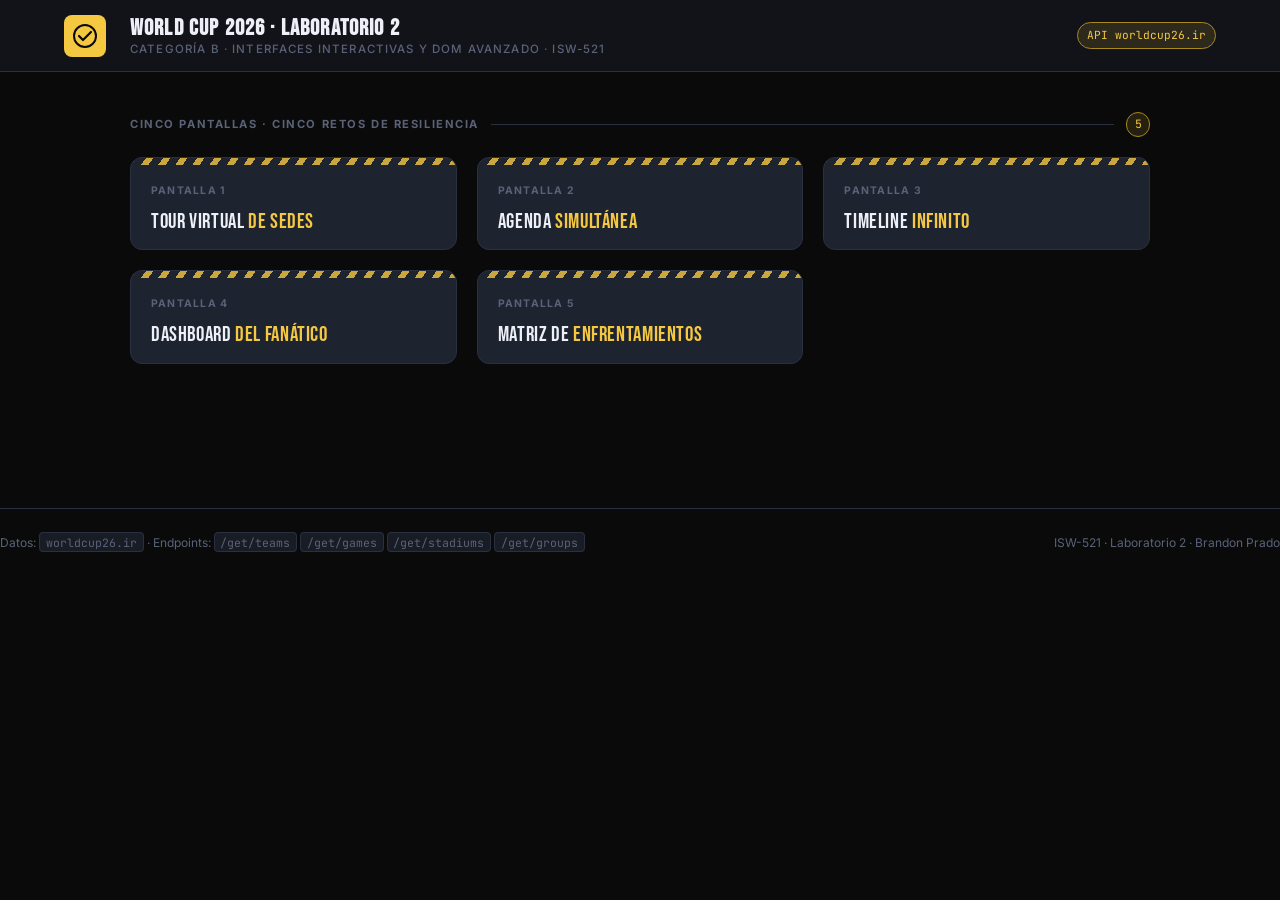
<file: index.html>
<!DOCTYPE html>
<html lang="es">
<head>
  <meta charset="UTF-8">
  <meta name="viewport" content="width=device-width, initial-scale=1.0">
  <title>Lab 2 · World Cup 2026 · ISW-521</title>

  <link rel="preconnect" href="https://fonts.googleapis.com">
  <link rel="preconnect" href="https://fonts.gstatic.com" crossorigin>
  <link href="https://fonts.googleapis.com/css2?family=Bebas+Neue&family=Inter:wght@300;400;500;600;700&family=JetBrains+Mono:wght@400;600&display=swap" rel="stylesheet">
  <link rel="stylesheet" href="worldcup26_styles.css">
</head>
<body>

<header>
  <div class="logo-mark" aria-hidden="true">
    <svg viewBox="0 0 26 26" fill="none" xmlns="http://www.w3.org/2000/svg">
      <circle cx="13" cy="13" r="11" stroke="#0A0A0A" stroke-width="2"/>
      <path d="M7 13l4 4 8-8" stroke="#0A0A0A" stroke-width="2.2"
            stroke-linecap="round" stroke-linejoin="round"/>
    </svg>
  </div>
  <div class="header-titles">
    <h1>World Cup 2026 · Laboratorio 2</h1>
    <p>Categoría B · Interfaces interactivas y DOM avanzado · ISW-521</p>
  </div>
  <span class="header-badge">API worldcup26.ir</span>
</header>

<main>
  <div class="section-eyebrow visible">
    <span class="eyebrow-label">Cinco pantallas · Cinco retos de resiliencia</span>
    <div class="eyebrow-line"></div>
    <span class="eyebrow-count">5</span>
  </div>

  <div class="cards-grid">

    <a class="match-card" href="worldcup26_tour_sedes.html" style="text-decoration:none">
      <div class="card-stripe"></div>
      <div class="card-header">
        <div class="card-matchup">
          <p class="card-round">Pantalla 1</p>
          <p class="card-teams">Tour Virtual <span class="team-highlight">de Sedes</span></p>
        </div>
      </div>
    </a>

    <a class="match-card" href="worldcup26_agenda.html" style="text-decoration:none">
      <div class="card-stripe"></div>
      <div class="card-header">
        <div class="card-matchup">
          <p class="card-round">Pantalla 2</p>
          <p class="card-teams">Agenda <span class="team-highlight">Simultánea</span></p>
        </div>
      </div>
    </a>

    <a class="match-card" href="worldcup26_timeline.html" style="text-decoration:none">
      <div class="card-stripe"></div>
      <div class="card-header">
        <div class="card-matchup">
          <p class="card-round">Pantalla 3</p>
          <p class="card-teams">Timeline <span class="team-highlight">Infinito</span></p>
        </div>
      </div>
    </a>

    <a class="match-card" href="worldcup26_dashboard.html" style="text-decoration:none">
      <div class="card-stripe"></div>
      <div class="card-header">
        <div class="card-matchup">
          <p class="card-round">Pantalla 4</p>
          <p class="card-teams">Dashboard <span class="team-highlight">del Fanático</span></p>
        </div>
      </div>
    </a>

    <a class="match-card" href="worldcup26_matriz.html" style="text-decoration:none">
      <div class="card-stripe"></div>
      <div class="card-header">
        <div class="card-matchup">
          <p class="card-round">Pantalla 5</p>
          <p class="card-teams">Matriz de <span class="team-highlight">Enfrentamientos</span></p>
        </div>
      </div>
    </a>

  </div>
</main>

<footer>
  <span>
    Datos: <code>worldcup26.ir</code> ·
    Endpoints: <code>/get/teams</code> <code>/get/games</code> <code>/get/stadiums</code> <code>/get/groups</code>
  </span>
  <span>ISW-521 · Laboratorio 2 · Brandon Prado</span>
</footer>

</body>
</html>
</file>
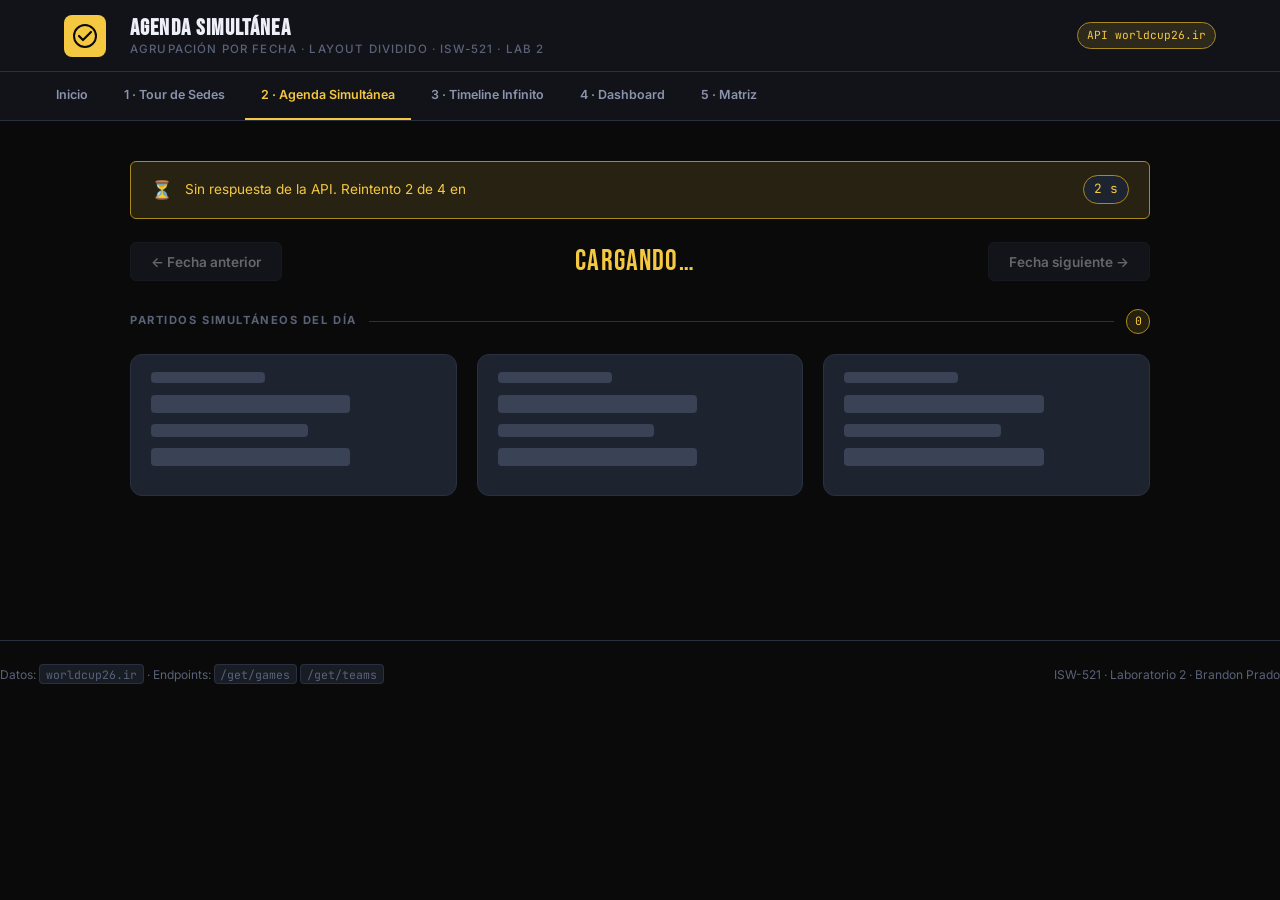
<file: worldcup26_agenda.html>
<!DOCTYPE html>
<html lang="es">
<head>
  <meta charset="UTF-8">
  <meta name="viewport" content="width=device-width, initial-scale=1.0">
  <title>Pantalla 2 · Agenda Simultánea</title>

  <link rel="preconnect" href="https://fonts.googleapis.com">
  <link rel="preconnect" href="https://fonts.gstatic.com" crossorigin>
  <link href="https://fonts.googleapis.com/css2?family=Bebas+Neue&family=Inter:wght@300;400;500;600;700&family=JetBrains+Mono:wght@400;600&display=swap" rel="stylesheet">
  <link rel="stylesheet" href="worldcup26_styles.css">
</head>
<body>

<header>
  <div class="logo-mark" aria-hidden="true">
    <svg viewBox="0 0 26 26" fill="none" xmlns="http://www.w3.org/2000/svg">
      <circle cx="13" cy="13" r="11" stroke="#0A0A0A" stroke-width="2"/>
      <path d="M7 13l4 4 8-8" stroke="#0A0A0A" stroke-width="2.2"
            stroke-linecap="round" stroke-linejoin="round"/>
    </svg>
  </div>
  <div class="header-titles">
    <h1>Agenda Simultánea</h1>
    <p>Agrupación por fecha · layout dividido · ISW-521 · Lab 2</p>
  </div>
  <span class="header-badge">API worldcup26.ir</span>
</header>

<nav class="nav-pantallas" aria-label="Pantallas del laboratorio">
  <a href="index.html">Inicio</a>
  <a href="worldcup26_tour_sedes.html">1 · Tour de Sedes</a>
  <a href="worldcup26_agenda.html" class="activa">2 · Agenda Simultánea</a>
  <a href="worldcup26_timeline.html">3 · Timeline Infinito</a>
  <a href="worldcup26_dashboard.html">4 · Dashboard</a>
  <a href="worldcup26_matriz.html">5 · Matriz</a>
</nav>

<main>

  <div class="banner-backoff" id="bannerBackoff" role="status" aria-live="polite">
    <span class="alert-icon">⏳</span>
    <span id="bannerBackoffTexto"></span>
    <span class="countdown-429" id="bannerBackoffCountdown"></span>
  </div>

  <div class="banner-cache" id="bannerCache" role="alert" aria-live="assertive">
    <span class="alert-icon">📦</span>
    <span id="bannerCacheTexto"></span>
  </div>

  <!-- Controles de navegación entre fechas con partidos simultáneos -->
  <div class="agenda-controles">
    <button class="btn" id="btnFechaAnterior" type="button" disabled>← Fecha anterior</button>
    <span class="agenda-fecha" id="fechaActual">Cargando…</span>
    <button class="btn" id="btnFechaSiguiente" type="button" disabled>Fecha siguiente →</button>
  </div>

  <div class="section-eyebrow visible">
    <span class="eyebrow-label">Partidos simultáneos del día</span>
    <div class="eyebrow-line"></div>
    <span class="eyebrow-count" id="contadorPartidos">0</span>
  </div>

  <!-- Layout dividido: una columna por partido simultáneo -->
  <div class="agenda-columnas" id="agendaColumnas" aria-live="polite"></div>

</main>

<footer>
  <span>
    Datos: <code>worldcup26.ir</code> ·
    Endpoints: <code>/get/games</code> <code>/get/teams</code>
  </span>
  <span>ISW-521 · Laboratorio 2 · Brandon Prado</span>
</footer>

<script src="worldcup26_api.js" defer></script>
<script src="worldcup26_agenda.js" defer></script>

</body>
</html>
</file>
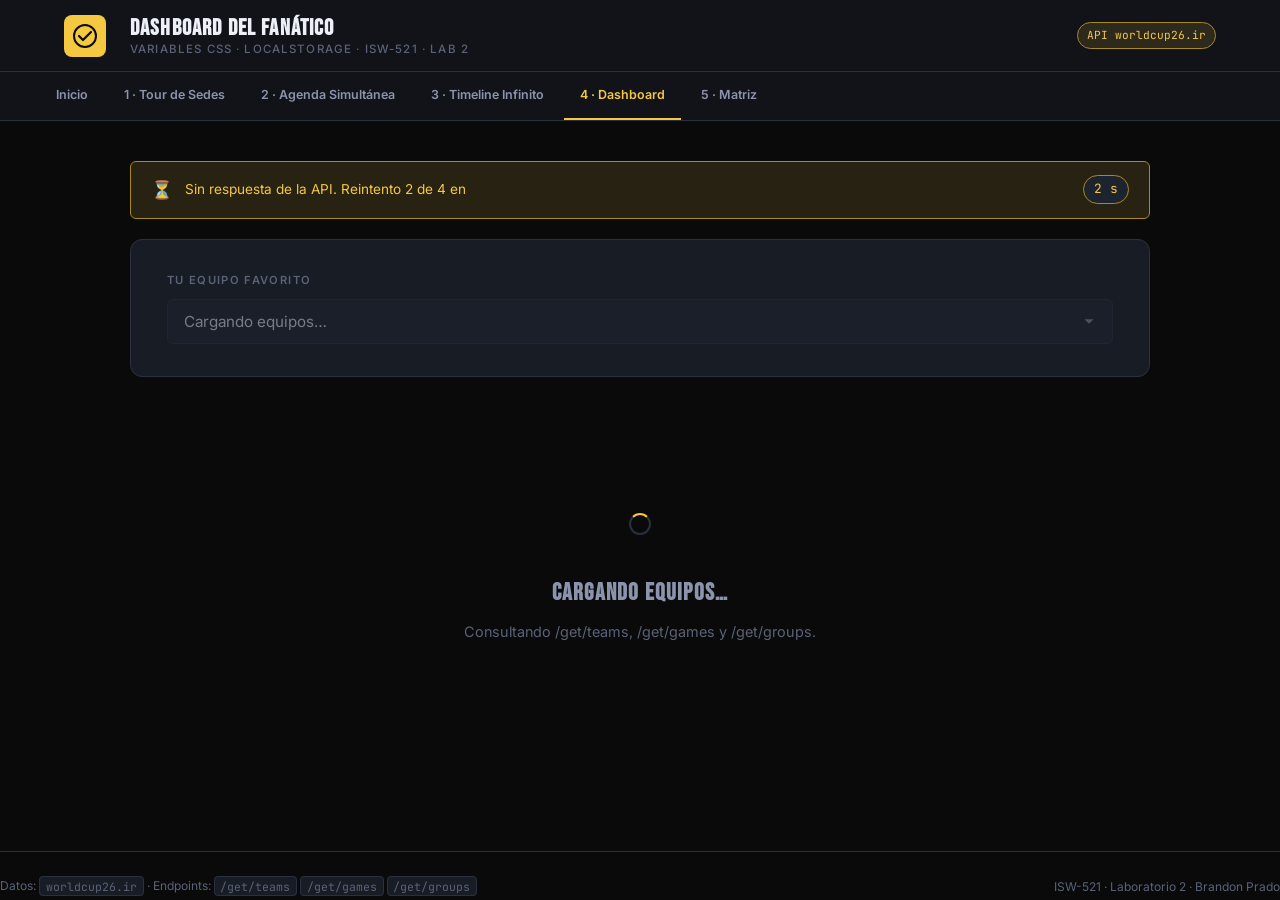
<file: worldcup26_dashboard.html>
<!DOCTYPE html>
<html lang="es">
<head>
  <meta charset="UTF-8">
  <meta name="viewport" content="width=device-width, initial-scale=1.0">
  <title>Pantalla 4 · Dashboard del Fanático</title>

  <link rel="preconnect" href="https://fonts.googleapis.com">
  <link rel="preconnect" href="https://fonts.gstatic.com" crossorigin>
  <link href="https://fonts.googleapis.com/css2?family=Bebas+Neue&family=Inter:wght@300;400;500;600;700&family=JetBrains+Mono:wght@400;600&display=swap" rel="stylesheet">
  <link rel="stylesheet" href="worldcup26_styles.css">
</head>
<body class="dashboard">

<header>
  <div class="logo-mark" aria-hidden="true">
    <svg viewBox="0 0 26 26" fill="none" xmlns="http://www.w3.org/2000/svg">
      <circle cx="13" cy="13" r="11" stroke="#0A0A0A" stroke-width="2"/>
      <path d="M7 13l4 4 8-8" stroke="#0A0A0A" stroke-width="2.2"
            stroke-linecap="round" stroke-linejoin="round"/>
    </svg>
  </div>
  <div class="header-titles">
    <h1>Dashboard del Fanático</h1>
    <p>Variables CSS · localStorage · ISW-521 · Lab 2</p>
  </div>
  <span class="header-badge">API worldcup26.ir</span>
</header>

<nav class="nav-pantallas" aria-label="Pantallas del laboratorio">
  <a href="index.html">Inicio</a>
  <a href="worldcup26_tour_sedes.html">1 · Tour de Sedes</a>
  <a href="worldcup26_agenda.html">2 · Agenda Simultánea</a>
  <a href="worldcup26_timeline.html">3 · Timeline Infinito</a>
  <a href="worldcup26_dashboard.html" class="activa">4 · Dashboard</a>
  <a href="worldcup26_matriz.html">5 · Matriz</a>
</nav>

<main>

  <!-- Banner de backoff/countdown (manipulado por worldcup26_api.js) -->
  <div class="banner-backoff" id="bannerBackoff" role="status" aria-live="polite">
    <span class="alert-icon">⏳</span>
    <span id="bannerBackoffTexto"></span>
    <span class="countdown-429" id="bannerBackoffCountdown"></span>
  </div>

  <!-- Banner de datos cacheados (modo offline) -->
  <div class="banner-cache" id="bannerCache" role="alert" aria-live="assertive">
    <span class="alert-icon">📦</span>
    <span id="bannerCacheTexto"></span>
  </div>

  <!-- Selector del equipo favorito: el valor se persiste en localStorage -->
  <div class="selector-panel">
    <div class="selector-group">
      <label for="favoritoSelect">Tu equipo favorito</label>
      <select id="favoritoSelect" disabled>
        <option value="">Cargando equipos…</option>
      </select>
    </div>
  </div>

  <!-- Estadísticas del favorito dentro de su grupo -->
  <div class="stats-bar" id="statsBar">
    <div class="stat-cell">
      <span class="stat-num" id="statPartidos">—</span>
      <span class="stat-label">Partidos</span>
    </div>
    <div class="stat-cell">
      <span class="stat-num" id="statPts">—</span>
      <span class="stat-label">Puntos</span>
    </div>
    <div class="stat-cell">
      <span class="stat-num" id="statGf">—</span>
      <span class="stat-label">Goles a favor</span>
    </div>
    <div class="stat-cell">
      <span class="stat-num" id="statGa">—</span>
      <span class="stat-label">Goles en contra</span>
    </div>
  </div>

  <!-- Tabla de posiciones del grupo del favorito -->
  <div class="panel-grupo" id="panelGrupo">
    <h2 id="tituloGrupo">Grupo</h2>
    <table class="tabla-grupo">
      <thead>
        <tr>
          <th scope="col">#</th>
          <th scope="col">Equipo</th>
          <th scope="col">Pts</th>
          <th scope="col">GF</th>
          <th scope="col">GC</th>
        </tr>
      </thead>
      <tbody id="cuerpoTablaGrupo"></tbody>
    </table>
  </div>

  <!-- Encabezado de la lista de partidos -->
  <div class="section-eyebrow" id="sectionEyebrow">
    <span class="eyebrow-label">Calendario del favorito</span>
    <div class="eyebrow-line"></div>
    <span class="eyebrow-count" id="eyebrowCount">0</span>
  </div>

  <!-- Tarjetas de partidos del equipo favorito -->
  <div class="cards-grid" id="cardsGrid" aria-live="polite"></div>

  <!-- Estado inicial: carga, o error sin caché -->
  <div class="state-msg" id="estadoInicial">
    <span class="state-icon"><span class="spinner"></span></span>
    <h2>Cargando equipos…</h2>
    <p>Consultando /get/teams, /get/games y /get/groups.</p>
  </div>

</main>

<footer>
  <span>
    Datos: <code>worldcup26.ir</code> ·
    Endpoints: <code>/get/teams</code> <code>/get/games</code> <code>/get/groups</code>
  </span>
  <span>ISW-521 · Laboratorio 2 · Brandon Prado</span>
</footer>

<script src="worldcup26_api.js" defer></script>
<script src="worldcup26_dashboard.js" defer></script>

</body>
</html>
</file>
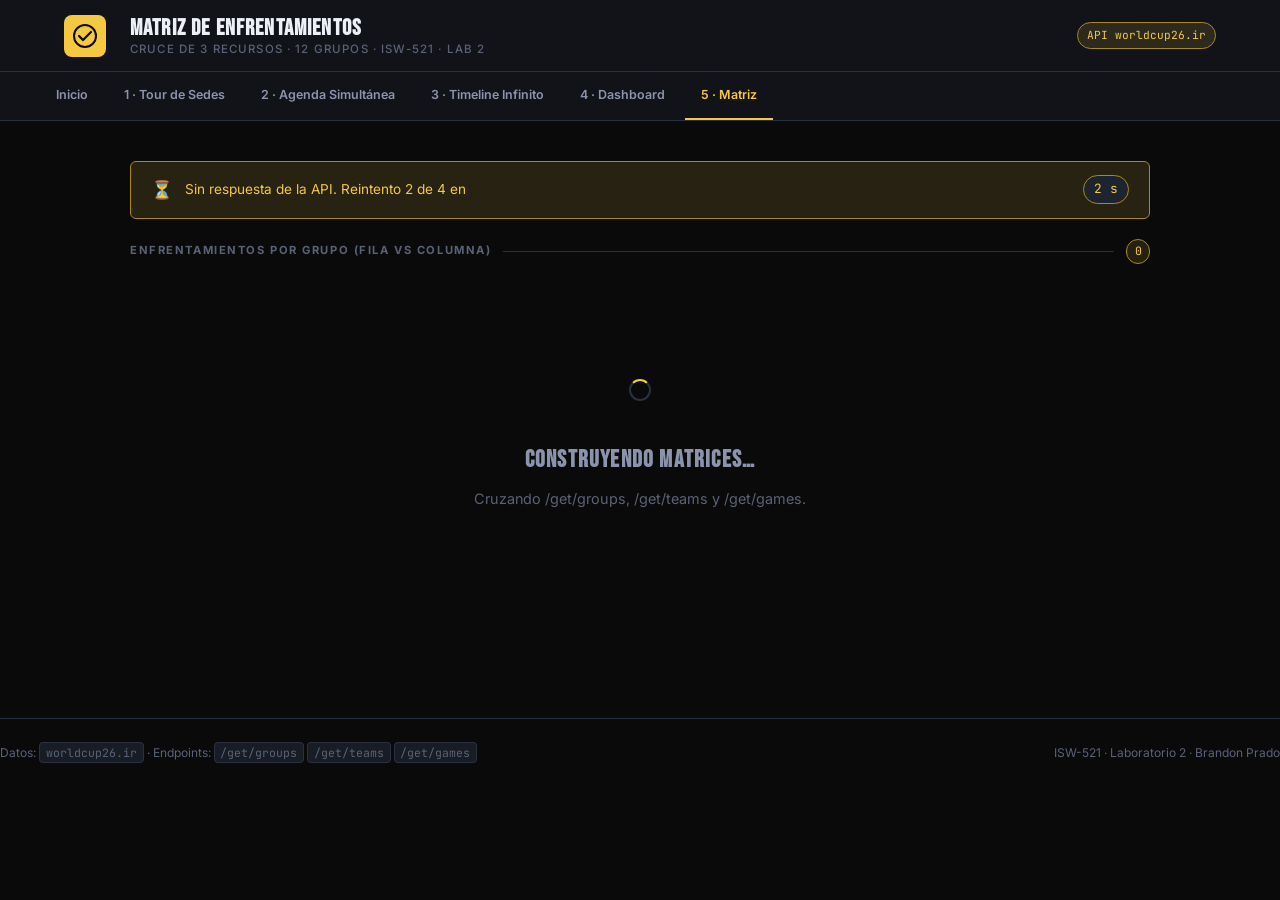
<file: worldcup26_matriz.html>
<!DOCTYPE html>
<html lang="es">
<head>
  <meta charset="UTF-8">
  <meta name="viewport" content="width=device-width, initial-scale=1.0">
  <title>Pantalla 5 · Matriz de Enfrentamientos</title>

  <link rel="preconnect" href="https://fonts.googleapis.com">
  <link rel="preconnect" href="https://fonts.gstatic.com" crossorigin>
  <link href="https://fonts.googleapis.com/css2?family=Bebas+Neue&family=Inter:wght@300;400;500;600;700&family=JetBrains+Mono:wght@400;600&display=swap" rel="stylesheet">
  <link rel="stylesheet" href="worldcup26_styles.css">
</head>
<body>

<header>
  <div class="logo-mark" aria-hidden="true">
    <svg viewBox="0 0 26 26" fill="none" xmlns="http://www.w3.org/2000/svg">
      <circle cx="13" cy="13" r="11" stroke="#0A0A0A" stroke-width="2"/>
      <path d="M7 13l4 4 8-8" stroke="#0A0A0A" stroke-width="2.2"
            stroke-linecap="round" stroke-linejoin="round"/>
    </svg>
  </div>
  <div class="header-titles">
    <h1>Matriz de Enfrentamientos</h1>
    <p>Cruce de 3 recursos · 12 grupos · ISW-521 · Lab 2</p>
  </div>
  <span class="header-badge">API worldcup26.ir</span>
</header>

<nav class="nav-pantallas" aria-label="Pantallas del laboratorio">
  <a href="index.html">Inicio</a>
  <a href="worldcup26_tour_sedes.html">1 · Tour de Sedes</a>
  <a href="worldcup26_agenda.html">2 · Agenda Simultánea</a>
  <a href="worldcup26_timeline.html">3 · Timeline Infinito</a>
  <a href="worldcup26_dashboard.html">4 · Dashboard</a>
  <a href="worldcup26_matriz.html" class="activa">5 · Matriz</a>
</nav>

<main>

  <div class="banner-backoff" id="bannerBackoff" role="status" aria-live="polite">
    <span class="alert-icon">⏳</span>
    <span id="bannerBackoffTexto"></span>
    <span class="countdown-429" id="bannerBackoffCountdown"></span>
  </div>

  <div class="banner-cache" id="bannerCache" role="alert" aria-live="assertive">
    <span class="alert-icon">📦</span>
    <span id="bannerCacheTexto"></span>
  </div>

  <!-- Aviso local cuando /get/games falla: la matriz sigue visible -->
  <div class="alert-banner" id="alertaPartidos" role="alert" aria-live="assertive">
    <span class="alert-icon">⚡</span>
    <div>
      <strong>Resultados no disponibles</strong><br>
      La petición a /get/games falló: las matrices se muestran completas
      con todas las celdas en "Pendiente".
      <br><br>
      <button class="btn" id="btnReintentarPartidos" type="button">
        Reintentar resultados
      </button>
    </div>
  </div>

  <div class="section-eyebrow visible">
    <span class="eyebrow-label">Enfrentamientos por grupo (fila vs columna)</span>
    <div class="eyebrow-line"></div>
    <span class="eyebrow-count" id="contadorGrupos">0</span>
  </div>

  <!-- 12 matrices 4×4, una por grupo -->
  <div class="grupos-matrices" id="gruposMatrices" aria-live="polite"></div>

  <!-- Estado global -->
  <div class="state-msg" id="estadoGlobal">
    <span class="state-icon"><span class="spinner"></span></span>
    <h2>Construyendo matrices…</h2>
    <p>Cruzando /get/groups, /get/teams y /get/games.</p>
  </div>

</main>

<footer>
  <span>
    Datos: <code>worldcup26.ir</code> ·
    Endpoints: <code>/get/groups</code> <code>/get/teams</code> <code>/get/games</code>
  </span>
  <span>ISW-521 · Laboratorio 2 · Brandon Prado</span>
</footer>

<script src="worldcup26_api.js" defer></script>
<script src="worldcup26_matriz.js" defer></script>

</body>
</html>
</file>
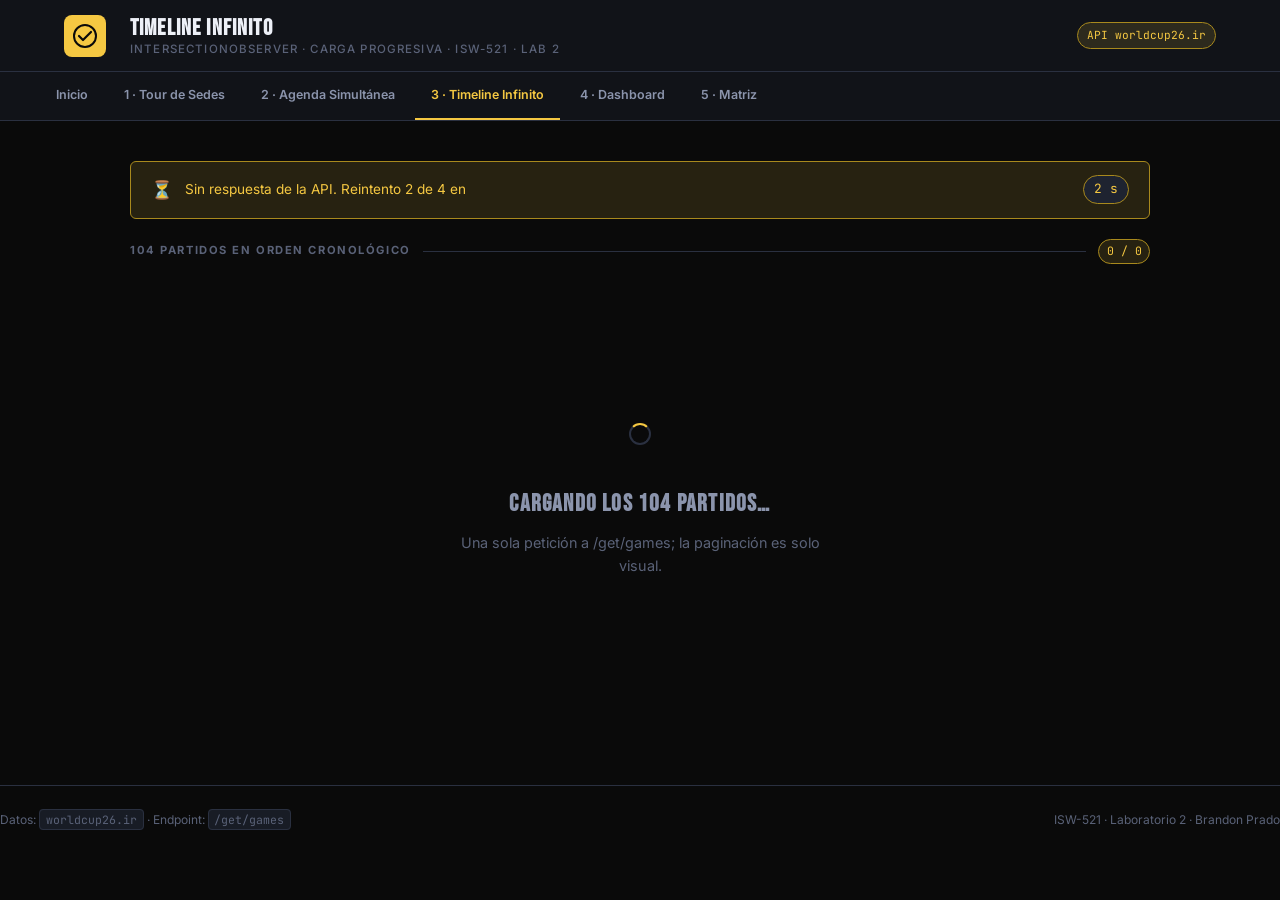
<file: worldcup26_timeline.html>
<!DOCTYPE html>
<html lang="es">
<head>
  <meta charset="UTF-8">
  <meta name="viewport" content="width=device-width, initial-scale=1.0">
  <title>Pantalla 3 · Timeline Infinito</title>

  <link rel="preconnect" href="https://fonts.googleapis.com">
  <link rel="preconnect" href="https://fonts.gstatic.com" crossorigin>
  <link href="https://fonts.googleapis.com/css2?family=Bebas+Neue&family=Inter:wght@300;400;500;600;700&family=JetBrains+Mono:wght@400;600&display=swap" rel="stylesheet">
  <link rel="stylesheet" href="worldcup26_styles.css">
</head>
<body>

<header>
  <div class="logo-mark" aria-hidden="true">
    <svg viewBox="0 0 26 26" fill="none" xmlns="http://www.w3.org/2000/svg">
      <circle cx="13" cy="13" r="11" stroke="#0A0A0A" stroke-width="2"/>
      <path d="M7 13l4 4 8-8" stroke="#0A0A0A" stroke-width="2.2"
            stroke-linecap="round" stroke-linejoin="round"/>
    </svg>
  </div>
  <div class="header-titles">
    <h1>Timeline Infinito</h1>
    <p>IntersectionObserver · carga progresiva · ISW-521 · Lab 2</p>
  </div>
  <span class="header-badge">API worldcup26.ir</span>
</header>

<nav class="nav-pantallas" aria-label="Pantallas del laboratorio">
  <a href="index.html">Inicio</a>
  <a href="worldcup26_tour_sedes.html">1 · Tour de Sedes</a>
  <a href="worldcup26_agenda.html">2 · Agenda Simultánea</a>
  <a href="worldcup26_timeline.html" class="activa">3 · Timeline Infinito</a>
  <a href="worldcup26_dashboard.html">4 · Dashboard</a>
  <a href="worldcup26_matriz.html">5 · Matriz</a>
</nav>

<main>

  <div class="banner-backoff" id="bannerBackoff" role="status" aria-live="polite">
    <span class="alert-icon">⏳</span>
    <span id="bannerBackoffTexto"></span>
    <span class="countdown-429" id="bannerBackoffCountdown"></span>
  </div>

  <div class="banner-cache" id="bannerCache" role="alert" aria-live="assertive">
    <span class="alert-icon">📦</span>
    <span id="bannerCacheTexto"></span>
  </div>

  <div class="section-eyebrow visible">
    <span class="eyebrow-label">104 partidos en orden cronológico</span>
    <div class="eyebrow-line"></div>
    <span class="eyebrow-count" id="contadorInsertados">0 / 0</span>
  </div>

  <!-- Lista del timeline: los bloques de 10 se insertan aquí -->
  <div class="timeline-lista" id="timelineLista" aria-live="polite"></div>

  <!-- Elemento centinela observado por IntersectionObserver -->
  <div id="centinela" aria-hidden="true"></div>

  <!-- Indicador de progreso / fin de lista -->
  <p class="timeline-progreso" id="timelineProgreso"></p>

  <!-- Estado de error con reintento manual (reto de resiliencia) -->
  <div class="state-msg" id="estadoError" style="display:none">
    <span class="state-icon">📡</span>
    <h2>No se pudieron cargar los partidos</h2>
    <p>/get/games agotó los reintentos y no hay copia en caché.</p>
    <br>
    <button class="btn btn-oro" id="btnReintentar" type="button">
      Reintentar carga
    </button>
  </div>

  <!-- Estado de carga inicial -->
  <div class="state-msg" id="estadoCarga">
    <span class="state-icon"><span class="spinner"></span></span>
    <h2>Cargando los 104 partidos…</h2>
    <p>Una sola petición a /get/games; la paginación es solo visual.</p>
  </div>

</main>

<footer>
  <span>
    Datos: <code>worldcup26.ir</code> ·
    Endpoint: <code>/get/games</code>
  </span>
  <span>ISW-521 · Laboratorio 2 · Brandon Prado</span>
</footer>

<script src="worldcup26_api.js" defer></script>
<script src="worldcup26_timeline.js" defer></script>

</body>
</html>
</file>
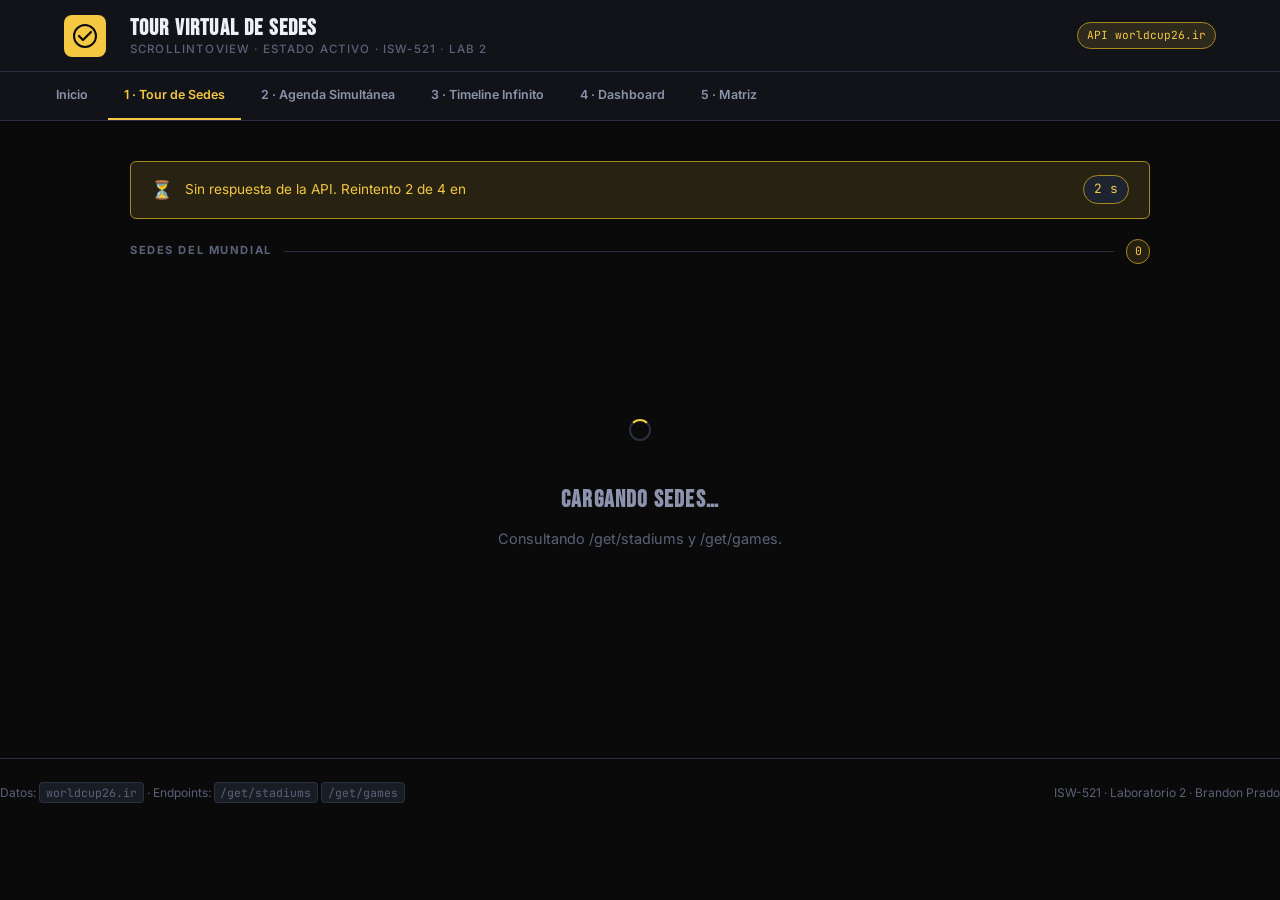
<file: worldcup26_tour_sedes.html>
<!DOCTYPE html>
<html lang="es">
<head>
  <meta charset="UTF-8">
  <meta name="viewport" content="width=device-width, initial-scale=1.0">
  <title>Pantalla 1 · Tour Virtual de Sedes</title>

  <link rel="preconnect" href="https://fonts.googleapis.com">
  <link rel="preconnect" href="https://fonts.gstatic.com" crossorigin>
  <link href="https://fonts.googleapis.com/css2?family=Bebas+Neue&family=Inter:wght@300;400;500;600;700&family=JetBrains+Mono:wght@400;600&display=swap" rel="stylesheet">
  <link rel="stylesheet" href="worldcup26_styles.css">
</head>
<body>

<header>
  <div class="logo-mark" aria-hidden="true">
    <svg viewBox="0 0 26 26" fill="none" xmlns="http://www.w3.org/2000/svg">
      <circle cx="13" cy="13" r="11" stroke="#0A0A0A" stroke-width="2"/>
      <path d="M7 13l4 4 8-8" stroke="#0A0A0A" stroke-width="2.2"
            stroke-linecap="round" stroke-linejoin="round"/>
    </svg>
  </div>
  <div class="header-titles">
    <h1>Tour Virtual de Sedes</h1>
    <p>scrollIntoView · estado activo · ISW-521 · Lab 2</p>
  </div>
  <span class="header-badge">API worldcup26.ir</span>
</header>

<nav class="nav-pantallas" aria-label="Pantallas del laboratorio">
  <a href="index.html">Inicio</a>
  <a href="worldcup26_tour_sedes.html" class="activa">1 · Tour de Sedes</a>
  <a href="worldcup26_agenda.html">2 · Agenda Simultánea</a>
  <a href="worldcup26_timeline.html">3 · Timeline Infinito</a>
  <a href="worldcup26_dashboard.html">4 · Dashboard</a>
  <a href="worldcup26_matriz.html">5 · Matriz</a>
</nav>

<main>

  <!-- Banner de backoff/countdown (manipulado por worldcup26_api.js) -->
  <div class="banner-backoff" id="bannerBackoff" role="status" aria-live="polite">
    <span class="alert-icon">⏳</span>
    <span id="bannerBackoffTexto"></span>
    <span class="countdown-429" id="bannerBackoffCountdown"></span>
  </div>

  <!-- Banner de datos cacheados (modo offline) -->
  <div class="banner-cache" id="bannerCache" role="alert" aria-live="assertive">
    <span class="alert-icon">📦</span>
    <span id="bannerCacheTexto"></span>
  </div>

  <!-- Grid de botones de sede — poblado desde /get/stadiums -->
  <div class="section-eyebrow visible">
    <span class="eyebrow-label">Sedes del Mundial</span>
    <div class="eyebrow-line"></div>
    <span class="eyebrow-count" id="contadorSedes">0</span>
  </div>
  <div class="sedes-grid" id="sedesGrid" aria-label="Botones de sedes"></div>

  <!-- Secciones destino del scroll — una por sede, con sus partidos -->
  <div id="seccionesSedes" aria-live="polite"></div>

  <!-- Estado global (carga inicial / error sin caché) -->
  <div class="state-msg" id="estadoGlobal">
    <span class="state-icon"><span class="spinner"></span></span>
    <h2>Cargando sedes…</h2>
    <p>Consultando /get/stadiums y /get/games.</p>
  </div>

</main>

<footer>
  <span>
    Datos: <code>worldcup26.ir</code> ·
    Endpoints: <code>/get/stadiums</code> <code>/get/games</code>
  </span>
  <span>ISW-521 · Laboratorio 2 · Brandon Prado</span>
</footer>

<script src="worldcup26_api.js" defer></script>
<script src="worldcup26_tour_sedes.js" defer></script>

</body>
</html>
</file>
<file: worldcup26_styles.css>
:root {
  --black:      #0A0A0A;
  --deep:       #111318;
  --surface:    #181C25;
  --card:       #1E2330;
  --border:     #2A3040;
  --muted:      #3A4255;

  --gold:       #F5C842;
  --gold-dim:   #A8891D;
  --gold-glow:  rgba(245,200,66,.12);

  --green:      #2ECC71;
  --green-dim:  rgba(46,204,113,.15);

  --red:        #E74C3C;
  --red-dim:    rgba(231,76,60,.15);

  --text:       #EDF0F7;
  --text-2:     #8B94AC;
  --text-3:     #5A6278;

  --radius:     12px;
  --radius-sm:  6px;

  --font-display: 'Bebas Neue', sans-serif;
  --font-body:    'Inter', sans-serif;
  --font-mono:    'JetBrains Mono', monospace;

  --transition: 200ms cubic-bezier(.4,0,.2,1);
}

/* ═══ RESET ══════════════════════════════════════════════ */
*, *::before, *::after { box-sizing: border-box; margin: 0; padding: 0; }
html { scroll-behavior: smooth; }
body {
  background: var(--black);
  color: var(--text);
  font-family: var(--font-body);
  font-size: 15px;
  line-height: 1.6;
  min-height: 100vh;
}

/* ═══ HEADER ════════════════════════════════════════════ */
header {
  background: var(--deep);
  border-bottom: 1px solid var(--border);
  padding: 0 clamp(1.5rem, 5vw, 4rem);
  display: flex;
  align-items: center;
  gap: 1.5rem;
  height: 72px;
  position: sticky;
  top: 0;
  z-index: 100;
}
.logo-mark {
  width: 42px; height: 42px;
  background: var(--gold);
  border-radius: 8px;
  display: grid; place-items: center;
  flex-shrink: 0;
}
.logo-mark svg { width: 26px; height: 26px; }
.header-titles { line-height: 1.2; }
.header-titles h1 {
  font-family: var(--font-display);
  font-size: 1.45rem;
  letter-spacing: .05em;
  color: var(--text);
}
.header-titles p {
  font-size: .72rem;
  color: var(--text-3);
  text-transform: uppercase;
  letter-spacing: .1em;
  font-weight: 500;
}
.header-badge {
  margin-left: auto;
  font-size: .7rem;
  font-family: var(--font-mono);
  background: var(--gold-glow);
  border: 1px solid var(--gold-dim);
  color: var(--gold);
  padding: .3em .8em;
  border-radius: 999px;
}

/* ═══ LAYOUT ════════════════════════════════════════════ */
main {
  max-width: 1100px;
  margin: 0 auto;
  padding: 2.5rem clamp(1rem, 4vw, 2.5rem) 5rem;
}

/* ═══ SELECTOR SECTION ══════════════════════════════════ */
.selector-panel {
  background: var(--surface);
  border: 1px solid var(--border);
  border-radius: var(--radius);
  padding: 2rem 2.25rem;
  margin-bottom: 2.5rem;
  display: flex;
  gap: 2rem;
  align-items: flex-end;
  flex-wrap: wrap;
}
.selector-group { flex: 1; min-width: 260px; }
.selector-group label {
  display: block;
  font-size: .7rem;
  font-weight: 600;
  text-transform: uppercase;
  letter-spacing: .12em;
  color: var(--text-3);
  margin-bottom: .6rem;
}
.selector-group select {
  width: 100%;
  background: var(--card);
  border: 1.5px solid var(--border);
  color: var(--text);
  font-family: var(--font-body);
  font-size: .95rem;
  padding: .75rem 1rem;
  border-radius: var(--radius-sm);
  cursor: pointer;
  appearance: none;
  background-image: url("data:image/svg+xml,%3Csvg xmlns='http://www.w3.org/2000/svg' viewBox='0 0 20 20'%3E%3Cpath fill='%238B94AC' d='M5 7l5 5 5-5'/%3E%3C/svg%3E");
  background-repeat: no-repeat;
  background-position: right .85rem center;
  background-size: 18px;
  transition: border-color var(--transition);
}
.selector-group select:focus { outline: none; border-color: var(--gold); }
.selector-group select:disabled { opacity: .45; cursor: not-allowed; }
.selector-group select option { background: var(--card); }

/* ═══ STATS BAR ════════════════════════════════════════= */
.stats-bar {
  display: none;
  gap: 1px;
  background: var(--border);
  border: 1px solid var(--border);
  border-radius: var(--radius);
  overflow: hidden;
  margin-bottom: 2rem;
}
.stats-bar.visible { display: flex; }
.stat-cell {
  flex: 1;
  background: var(--surface);
  padding: 1.15rem 1.5rem;
  text-align: center;
  min-width: 0;
}
.stat-cell .stat-num {
  display: block;
  font-family: var(--font-display);
  font-size: 2.1rem;
  color: var(--gold);
  letter-spacing: .04em;
  line-height: 1;
}
.stat-cell .stat-label {
  font-size: .68rem;
  text-transform: uppercase;
  letter-spacing: .1em;
  color: var(--text-3);
  font-weight: 600;
  margin-top: .3rem;
}

/* ═══ SECTION EYEBROW ═══════════════════════════════════ */
.section-eyebrow {
  display: none;
  align-items: center;
  gap: .75rem;
  margin-bottom: 1.25rem;
}
.section-eyebrow.visible { display: flex; }
.eyebrow-label {
  font-size: .7rem;
  font-weight: 700;
  text-transform: uppercase;
  letter-spacing: .14em;
  color: var(--text-3);
}
.eyebrow-line { flex: 1; height: 1px; background: var(--border); }
.eyebrow-count {
  font-family: var(--font-mono);
  font-size: .72rem;
  color: var(--gold);
  background: var(--gold-glow);
  border: 1px solid var(--gold-dim);
  padding: .2em .65em;
  border-radius: 999px;
}

/* ═══ CARDS GRID ════════════════════════════════════════ */
.cards-grid {
  display: grid;
  grid-template-columns: repeat(auto-fill, minmax(320px, 1fr));
  gap: 1.25rem;
}

/* ═══ MATCH CARD ════════════════════════════════════════ */
.match-card {
  background: var(--card);
  border: 1px solid var(--border);
  border-radius: var(--radius);
  overflow: hidden;
  transition: transform var(--transition), box-shadow var(--transition), border-color var(--transition);
  animation: card-in .35s ease both;
}
.match-card:hover {
  transform: translateY(-3px);
  box-shadow: 0 12px 36px rgba(0,0,0,.5);
  border-color: var(--muted);
}
@keyframes card-in {
  from { opacity: 0; transform: translateY(12px); }
  to   { opacity: 1; transform: translateY(0); }
}

/* Diagonal stripe — the signature element */
.card-stripe {
  height: 7px;
  background: repeating-linear-gradient(
    -55deg,
    var(--gold) 0px,
    var(--gold) 6px,
    transparent 6px,
    transparent 14px
  );
  opacity: .8;
}
.match-card.home .card-stripe {
  background: repeating-linear-gradient(
    -55deg,
    var(--green) 0px,
    var(--green) 6px,
    transparent 6px,
    transparent 14px
  );
}

.card-header {
  padding: 1.1rem 1.25rem .7rem;
  display: flex;
  justify-content: space-between;
  align-items: flex-start;
  gap: .75rem;
}
.card-matchup { flex: 1; min-width: 0; }
.card-round {
  font-size: .65rem;
  font-weight: 700;
  text-transform: uppercase;
  letter-spacing: .12em;
  color: var(--text-3);
  margin-bottom: .35rem;
}
.card-teams {
  font-family: var(--font-display);
  font-size: 1.3rem;
  letter-spacing: .03em;
  color: var(--text);
  white-space: nowrap;
  overflow: hidden;
  text-overflow: ellipsis;
}
.team-highlight { color: var(--gold); }
.card-role-badge {
  flex-shrink: 0;
  font-size: .62rem;
  font-weight: 700;
  text-transform: uppercase;
  letter-spacing: .1em;
  padding: .3em .7em;
  border-radius: 999px;
}
.role-home {
  background: var(--green-dim);
  color: var(--green);
  border: 1px solid rgba(46,204,113,.3);
}
.role-away {
  background: var(--gold-glow);
  color: var(--gold);
  border: 1px solid rgba(245,200,66,.3);
}

.card-body { padding: 0 1.25rem 1.1rem; }

.card-row {
  display: flex;
  align-items: flex-start;
  gap: .65rem;
  padding: .55rem 0;
  border-bottom: 1px solid var(--border);
}
.card-row:last-child { border-bottom: none; }
.card-icon {
  width: 28px; height: 28px; flex-shrink: 0;
  background: var(--surface);
  border: 1px solid var(--border);
  border-radius: 6px;
  display: grid; place-items: center;
  font-size: 13px;
  margin-top: .05rem;
}
.card-row-content { flex: 1; min-width: 0; }
.card-row-label {
  font-size: .65rem;
  font-weight: 600;
  text-transform: uppercase;
  letter-spacing: .1em;
  color: var(--text-3);
  line-height: 1;
  margin-bottom: .2rem;
}
.card-row-value {
  font-size: .88rem;
  color: var(--text);
  font-weight: 500;
}
.card-row-sub {
  font-size: .78rem;
  color: var(--text-2);
  margin-top: .1rem;
}

/* ═══ STADIUM ERROR STATE ═══════════════════════════════ */
.stadium-error .card-row-value {
  color: var(--red);
}
.stadium-error .card-icon {
  border-color: var(--red);
  background: var(--red-dim);
}
.stadium-retrying {
  font-size: .68rem;
  color: var(--text-3);
  font-family: var(--font-mono);
  margin-top: .2rem;
  animation: pulse 1.4s ease infinite;
}
@keyframes pulse { 0%,100%{opacity:1} 50%{opacity:.4} }

/* ═══ SKELETON CARDS ════════════════════════════════════ */
.skeleton-card {
  background: var(--card);
  border: 1px solid var(--border);
  border-radius: var(--radius);
  overflow: hidden;
  animation: card-in .3s ease both;
}
.skeleton-stripe {
  height: 7px;
  background: var(--border);
  animation: shimmer 1.6s ease infinite;
}
.skeleton-body { padding: 1.1rem 1.25rem; }
.skel {
  background: var(--muted);
  border-radius: 4px;
  margin-bottom: .7rem;
  animation: shimmer 1.6s ease infinite;
}
.skel-lg  { height: 18px; width: 70%; }
.skel-md  { height: 13px; width: 55%; }
.skel-sm  { height: 11px; width: 40%; }
@keyframes shimmer {
  0%   { opacity: .5; }
  50%  { opacity: .2; }
  100% { opacity: .5; }
}

/* ═══ STATE MESSAGES ════════════════════════════════════ */
.state-msg {
  text-align: center;
  padding: 4rem 2rem;
  color: var(--text-3);
}
.state-msg .state-icon {
  font-size: 3rem;
  margin-bottom: 1rem;
  display: block;
}
.state-msg h2 {
  font-family: var(--font-display);
  font-size: 1.5rem;
  letter-spacing: .05em;
  color: var(--text-2);
  margin-bottom: .5rem;
}
.state-msg p {
  font-size: .9rem;
  max-width: 380px;
  margin: 0 auto;
  line-height: 1.6;
}

/* ═══ GLOBAL SPINNER ════════════════════════════════════ */
.spinner {
  width: 22px; height: 22px;
  border: 2.5px solid var(--border);
  border-top-color: var(--gold);
  border-radius: 50%;
  animation: spin .7s linear infinite;
  display: inline-block;
  vertical-align: middle;
}
@keyframes spin { to { transform: rotate(360deg); } }

/* ═══ ALERT BANNER ══════════════════════════════════════ */
.alert-banner {
  display: none;
  align-items: flex-start;
  gap: .75rem;
  background: var(--red-dim);
  border: 1px solid var(--red);
  border-radius: var(--radius-sm);
  padding: 1rem 1.25rem;
  margin-bottom: 1.5rem;
  font-size: .88rem;
  color: #F5A9A3;
}
.alert-banner.visible { display: flex; }
.alert-banner strong { color: var(--red); }
.alert-icon { flex-shrink: 0; font-size: 1.1rem; margin-top: .05rem; }

/* ═══ CITIES CHIP LIST ══════════════════════════════════ */
.cities-section { display: none; margin-bottom: 2.5rem; }
.cities-section.visible { display: block; }
.cities-title {
  font-size: .7rem;
  font-weight: 700;
  text-transform: uppercase;
  letter-spacing: .12em;
  color: var(--text-3);
  margin-bottom: .7rem;
}
.cities-chips { display: flex; flex-wrap: wrap; gap: .5rem; }
.city-chip {
  font-size: .78rem;
  font-family: var(--font-mono);
  background: var(--surface);
  border: 1px solid var(--border);
  color: var(--text-2);
  padding: .3em .8em;
  border-radius: 999px;
  transition: border-color var(--transition);
}
.city-chip:hover { border-color: var(--gold); color: var(--gold); }

/* ═══ FOOTER ════════════════════════════════════════════ */
footer {
  margin-top: 4rem;
  padding-top: 1.5rem;
  border-top: 1px solid var(--border);
  display: flex;
  justify-content: space-between;
  align-items: center;
  flex-wrap: wrap;
  gap: .75rem;
  font-size: .75rem;
  color: var(--text-3);
}
footer code {
  font-family: var(--font-mono);
  background: var(--surface);
  border: 1px solid var(--border);
  padding: .15em .5em;
  border-radius: 4px;
  font-size: .72rem;
}

.team-info {
  display: none;
}

/* ═══ RESPONSIVE ════════════════════════════════════════ */
@media (max-width: 600px) {
  .stats-bar { flex-direction: column; gap: 0; }
  .selector-panel { flex-direction: column; gap: 1rem; }
  header { gap: 1rem; }
  .header-badge { display: none; }
}

@media (prefers-reduced-motion: reduce) {
  *, *::before, *::after {
    animation-duration: .01ms !important;
    transition-duration: .01ms !important;
  }
}


/* ═══ NAVEGACIÓN ENTRE PANTALLAS ════════════════════════ */
.nav-pantallas {
  background: var(--deep);
  border-bottom: 1px solid var(--border);
  padding: 0 clamp(1rem, 4vw, 2.5rem);
  display: flex;
  gap: .25rem;
  overflow-x: auto;
  position: sticky;
  top: 72px;
  z-index: 90;
}
.nav-pantallas a {
  padding: .8rem 1rem;
  font-size: .78rem;
  font-weight: 600;
  color: var(--text-2);
  text-decoration: none;
  white-space: nowrap;
  border-bottom: 2px solid transparent;
  transition: color var(--transition), border-color var(--transition);
}
.nav-pantallas a:hover { color: var(--text); }
.nav-pantallas a.activa {
  color: var(--gold);
  border-bottom-color: var(--gold);
}

/* ═══ BANNERS DE RESILIENCIA COMPARTIDOS ════════════════ */
.banner-backoff {
  display: none;
  align-items: center;
  gap: .75rem;
  background: var(--gold-glow);
  border: 1px solid var(--gold-dim);
  border-radius: var(--radius-sm);
  padding: .85rem 1.25rem;
  margin-bottom: 1.25rem;
  font-size: .85rem;
  color: var(--gold);
}
.banner-backoff.visible { display: flex; }
.banner-backoff .countdown-429 {
  margin-left: auto;
  font-family: var(--font-mono);
  font-size: .8rem;
  background: var(--card);
  border: 1px solid var(--gold-dim);
  padding: .25em .8em;
  border-radius: 999px;
  white-space: nowrap;
}

.banner-cache {
  display: none;
  align-items: center;
  gap: .75rem;
  background: var(--red-dim);
  border: 1px dashed var(--red);
  border-radius: var(--radius-sm);
  padding: .85rem 1.25rem;
  margin-bottom: 1.25rem;
  font-size: .85rem;
  color: #F5A9A3;
}
.banner-cache.visible { display: flex; }

/* ═══ BOTÓN GENÉRICO (reintento, navegación de fechas) ══ */
.btn {
  font-family: var(--font-body);
  font-size: .85rem;
  font-weight: 600;
  background: var(--card);
  color: var(--text);
  border: 1.5px solid var(--border);
  border-radius: var(--radius-sm);
  padding: .65rem 1.25rem;
  cursor: pointer;
  transition: border-color var(--transition), color var(--transition), transform var(--transition);
}
.btn:hover { border-color: var(--gold); color: var(--gold); }
.btn:active { transform: scale(.97); }
.btn:disabled { opacity: .4; cursor: not-allowed; }
.btn-oro { background: var(--gold); color: var(--black); border-color: var(--gold); }
.btn-oro:hover { color: var(--black); filter: brightness(1.08); }

/* ═══ PANTALLA 1 · TOUR DE SEDES ════════════════════════ */
.sedes-grid {
  display: grid;
  grid-template-columns: repeat(auto-fill, minmax(180px, 1fr));
  gap: .6rem;
  margin-bottom: 2.5rem;
}
.sede-btn {
  font-family: var(--font-body);
  text-align: left;
  background: var(--card);
  border: 1.5px solid var(--border);
  border-radius: var(--radius-sm);
  padding: .7rem .9rem;
  cursor: pointer;
  color: var(--text);
  transition: border-color var(--transition), transform var(--transition);
}
.sede-btn:hover { border-color: var(--muted); transform: translateY(-2px); }
.sede-btn.activa {
  border-color: var(--gold);
  background: var(--gold-glow);
}
.sede-btn .sede-nombre {
  display: block;
  font-family: var(--font-display);
  font-size: 1.05rem;
  letter-spacing: .03em;
}
.sede-btn.activa .sede-nombre { color: var(--gold); }
.sede-btn .sede-ciudad {
  display: block;
  font-size: .7rem;
  color: var(--text-3);
  text-transform: uppercase;
  letter-spacing: .08em;
}
.seccion-sede {
  margin-bottom: 2.5rem;
  scroll-margin-top: 130px; /* compensa header + nav sticky al hacer scrollIntoView */
  border: 1px solid var(--border);
  border-radius: var(--radius);
  padding: 1.5rem;
  background: var(--surface);
  transition: border-color var(--transition), box-shadow var(--transition);
}
.seccion-sede.activa {
  border-color: var(--gold);
  box-shadow: 0 0 0 1px var(--gold), 0 12px 36px rgba(0,0,0,.4);
}
.seccion-sede h2 {
  font-family: var(--font-display);
  font-size: 1.6rem;
  letter-spacing: .04em;
  margin-bottom: .25rem;
}
.seccion-sede .sede-meta {
  font-size: .8rem;
  color: var(--text-2);
  margin-bottom: 1.25rem;
}
.error-local {
  border: 1px dashed var(--red);
  border-radius: var(--radius-sm);
  background: var(--red-dim);
  color: #F5A9A3;
  font-size: .85rem;
  padding: 1rem 1.25rem;
}

/* ═══ PANTALLA 2 · AGENDA SIMULTÁNEA ════════════════════ */
.agenda-controles {
  display: flex;
  align-items: center;
  justify-content: space-between;
  gap: 1rem;
  margin-bottom: 1.5rem;
  flex-wrap: wrap;
}
.agenda-fecha {
  font-family: var(--font-display);
  font-size: 1.8rem;
  letter-spacing: .04em;
  color: var(--gold);
}
.agenda-columnas {
  display: grid;
  grid-template-columns: repeat(auto-fit, minmax(240px, 1fr));
  gap: 1.25rem;
  align-items: stretch;
}
.columna-partido {
  background: var(--card);
  border: 1px solid var(--border);
  border-radius: var(--radius);
  overflow: hidden;
  display: flex;
  flex-direction: column;
  animation: card-in .35s ease both;
}
.columna-partido .cuerpo { padding: 1.1rem 1.25rem; flex: 1; }
.columna-hora {
  font-family: var(--font-mono);
  font-size: .78rem;
  color: var(--text-2);
  margin-bottom: .6rem;
}
.columna-equipo {
  font-family: var(--font-display);
  font-size: 1.35rem;
  letter-spacing: .03em;
  line-height: 1.3;
}
.columna-vs {
  font-size: .7rem;
  color: var(--text-3);
  text-transform: uppercase;
  letter-spacing: .2em;
  margin: .35rem 0;
}

/* ═══ PANTALLA 3 · TIMELINE INFINITO ════════════════════ */
.timeline-lista {
  display: grid;
  gap: 1rem;
  position: relative;
  padding-left: 1.75rem;
}
.timeline-lista::before {
  content: "";
  position: absolute;
  left: 8px; top: 0; bottom: 0;
  width: 2px;
  background: var(--border);
}
.timeline-item {
  position: relative;
  background: var(--card);
  border: 1px solid var(--border);
  border-radius: var(--radius);
  padding: 1rem 1.25rem;
  animation: card-in .35s ease both;
}
.timeline-item::before {
  content: "";
  position: absolute;
  left: -1.75rem; top: 1.35rem;
  width: 10px; height: 10px;
  transform: translateX(4px);
  border-radius: 50%;
  background: var(--gold);
  box-shadow: 0 0 0 3px var(--gold-glow);
}
.timeline-item .ti-fecha {
  font-family: var(--font-mono);
  font-size: .72rem;
  color: var(--gold);
  margin-bottom: .25rem;
}
.timeline-item .ti-partido {
  font-family: var(--font-display);
  font-size: 1.25rem;
  letter-spacing: .03em;
}
.timeline-item .ti-detalle {
  font-size: .78rem;
  color: var(--text-2);
}
#centinela {
  height: 4px;
}
.timeline-progreso {
  text-align: center;
  font-family: var(--font-mono);
  font-size: .75rem;
  color: var(--text-3);
  padding: 1.25rem 0;
}

/* ═══ PANTALLA 4 · DASHBOARD DEL FANÁTICO ═══════════════ */
.dashboard { --acento: var(--gold); }
.dashboard .stat-cell .stat-num { color: var(--acento); }
.dashboard .card-stripe {
  background: repeating-linear-gradient(
    -55deg,
    var(--acento) 0px, var(--acento) 6px,
    transparent 6px, transparent 14px
  );
}
.dashboard .team-highlight { color: var(--acento); }
.panel-grupo {
  background: var(--surface);
  border: 1px solid var(--border);
  border-radius: var(--radius);
  padding: 1.5rem;
  margin-bottom: 2rem;
  display: none;
}
.panel-grupo.visible { display: block; }
.panel-grupo h2 {
  font-family: var(--font-display);
  font-size: 1.4rem;
  letter-spacing: .04em;
  margin-bottom: 1rem;
}
.tabla-grupo { width: 100%; border-collapse: collapse; font-size: .85rem; }
.tabla-grupo th {
  text-align: left;
  font-size: .65rem;
  text-transform: uppercase;
  letter-spacing: .1em;
  color: var(--text-3);
  padding: .5rem .75rem;
  border-bottom: 1px solid var(--border);
}
.tabla-grupo td { padding: .55rem .75rem; border-bottom: 1px solid var(--border); }
.tabla-grupo tr:last-child td { border-bottom: none; }
.tabla-grupo tr.fila-favorito td {
  color: var(--acento);
  font-weight: 700;
  background: color-mix(in srgb, var(--acento) 8%, transparent);
}

/* ═══ PANTALLA 5 · MATRIZ DE ENFRENTAMIENTOS ════════════ */
.grupos-matrices {
  display: grid;
  grid-template-columns: repeat(auto-fill, minmax(340px, 1fr));
  gap: 1.5rem;
}
.matriz-grupo {
  background: var(--surface);
  border: 1px solid var(--border);
  border-radius: var(--radius);
  padding: 1.25rem;
  animation: card-in .35s ease both;
}
.matriz-grupo h2 {
  font-family: var(--font-display);
  font-size: 1.3rem;
  letter-spacing: .05em;
  color: var(--gold);
  margin-bottom: .9rem;
}
.tabla-matriz {
  width: 100%;
  border-collapse: collapse;
  table-layout: fixed;
  font-size: .72rem;
}
.tabla-matriz th {
  font-size: .62rem;
  text-transform: uppercase;
  letter-spacing: .05em;
  color: var(--text-2);
  padding: .4rem .25rem;
  border: 1px solid var(--border);
  background: var(--card);
  overflow: hidden;
  text-overflow: ellipsis;
  white-space: nowrap;
}
.tabla-matriz td {
  border: 1px solid var(--border);
  text-align: center;
  padding: .55rem .25rem;
  font-family: var(--font-mono);
  transition: background var(--transition), color var(--transition);
}
.tabla-matriz td.pendiente { color: var(--text-3); }
.tabla-matriz td.jugado { color: var(--green); font-weight: 600; }
.tabla-matriz td.diagonal {
  background: repeating-linear-gradient(
    -45deg,
    var(--card) 0px, var(--card) 4px,
    var(--surface) 4px, var(--surface) 8px
  );
  color: transparent;
  user-select: none;
}

/* ═══ SKELETON DE COLUMNAS (agenda) ═════════════════════ */
.skeleton-columna {
  background: var(--card);
  border: 1px solid var(--border);
  border-radius: var(--radius);
  padding: 1.1rem 1.25rem;
}
</file>
